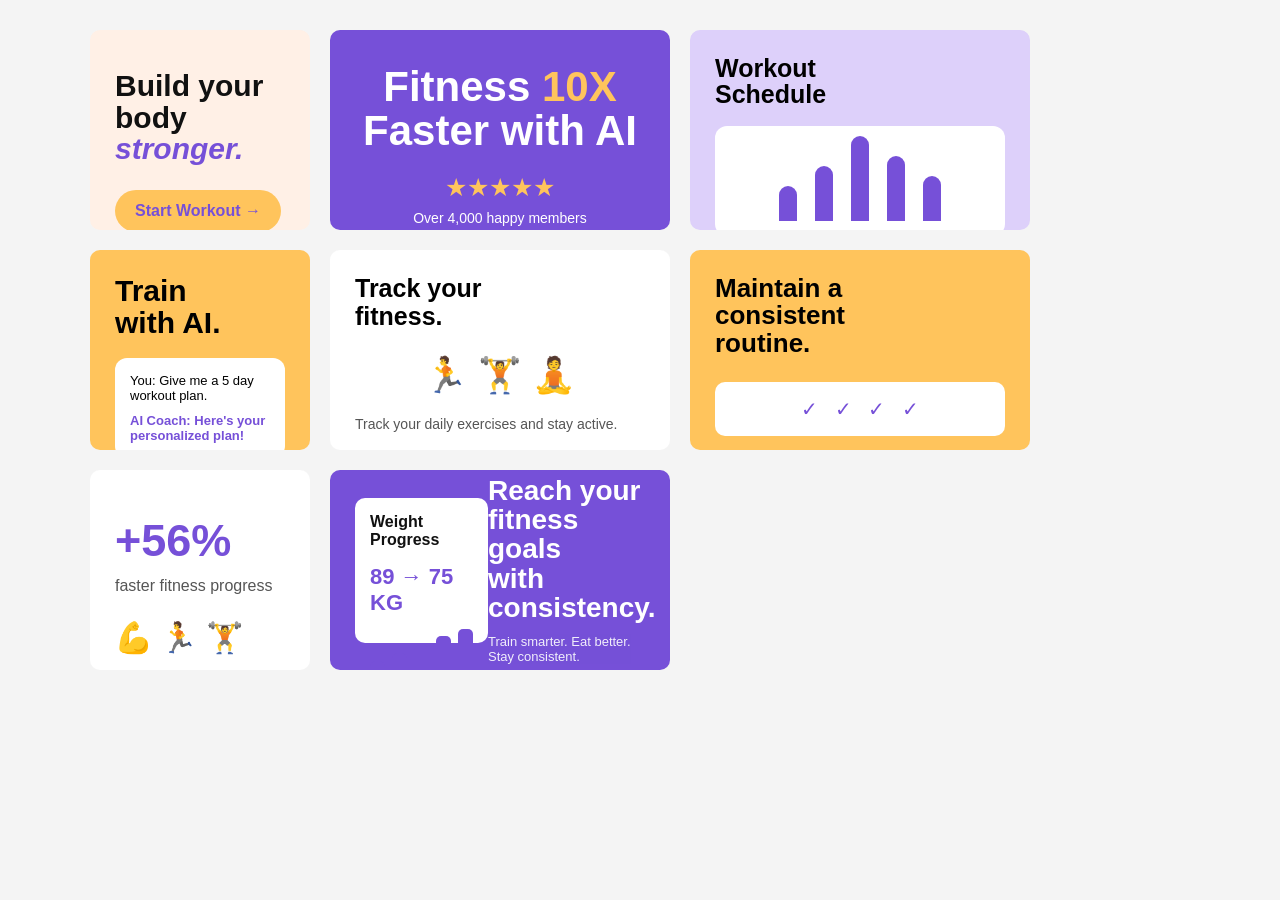
<file: index.html>
<!DOCTYPE html>
<html lang="en">

<head>
    <meta charset="UTF-8">
    <meta name="viewport" content="width=device-width, initial-scale=1.0">

    <title>FitLife - Fitness with AI</title>

    <link rel="stylesheet" href="style.css">
</head>

<body>

    <div class="container">

        <!-- LEFT TOP -->
        <div class="box box1">
            <h2>
                Build your<br>
                body<br>
                <span>stronger.</span>
            </h2>

            <a href="#" class="button">
                Start Workout →
            </a>
        </div>


        <!-- MAIN TOP -->
        <div class="box box2">

            <h1>
                Fitness <span>10X</span><br>
                Faster with AI
            </h1>

            <div class="stars">
                ★★★★★
            </div>

            <p>Over 4,000 happy members</p>

        </div>


        <!-- RIGHT TOP -->
        <div class="box box3">

            <h2>
                Workout<br>
                Schedule
            </h2>

            <div class="chart">
                <div class="bar bar1"></div>
                <div class="bar bar2"></div>
                <div class="bar bar3"></div>
                <div class="bar bar4"></div>
                <div class="bar bar5"></div>
            </div>

            <p>
                Find the best time for your workout.
            </p>

        </div>


        <!-- LEFT MIDDLE -->
        <div class="box box4">

            <h2>
                Train<br>
                with AI.
            </h2>

            <div class="message">
                <p>
                    You: Give me a 5 day workout plan.
                </p>

                <p>
                    AI Coach: Here's your personalized plan!
                </p>
            </div>

        </div>


        <!-- CENTER MIDDLE -->
        <div class="box box5">

            <h2>
                Track your<br>
                fitness.
            </h2>

            <div class="exercise">
                🏃 🏋️ 🧘
            </div>

            <p>
                Track your daily exercises and stay active.
            </p>

        </div>


        <!-- RIGHT MIDDLE -->
        <div class="box box6">

            <h2>
                Maintain a<br>
                consistent<br>
                routine.
            </h2>

            <div class="days">
                ✓ &nbsp; ✓ &nbsp; ✓ &nbsp; ✓
            </div>

        </div>


        <!-- BOTTOM LEFT -->
        <div class="box box7">

            <h1>+56%</h1>

            <p>
                faster fitness progress
            </p>

            <div class="people">
                💪 🏃 🏋️
            </div>

        </div>


        <!-- BOTTOM RIGHT -->
        <div class="box box8">

            <div class="weight">

                <h3>Weight Progress</h3>

                <h2>
                    89 → 75 KG
                </h2>

                <div class="small-bars">
                    <div></div>
                    <div></div>
                    <div></div>
                    <div></div>
                    <div></div>
                </div>

            </div>


            <div class="goal">

                <h2>
                    Reach your<br>
                    fitness goals<br>
                    with consistency.
                </h2>

                <p>
                    Train smarter. Eat better. Stay consistent.
                </p>

            </div>

        </div>

    </div>

</body>
</html>
</file>
<file: style.css>
* {
    box-sizing: border-box;
    margin: 0;
    padding: 0;
}

body {
    font-family: Arial, Helvetica, sans-serif;
    background-color: #f4f4f4;

    /* Allow horizontal scrolling on phone */
    overflow-x: auto;
    overflow-y: auto;
}


/* MAIN CONTAINER */

.container {
    width: 1100px;
    min-width: 1100px;

    margin: 30px auto;

    display: grid;

    grid-template-columns: 220px 340px 340px;

    grid-template-rows:
        200px
        200px
        200px;

    gap: 20px;
}


/* COMMON BOX */

.box {
    padding: 25px;
    border-radius: 10px;
    overflow: hidden;
}


/* LEFT TOP */

.box1 {
    background-color: #fff0e6;
}

.box1 h2 {
    font-size: 30px;
    line-height: 1.05;
    color: #111;
    margin-top: 15px;
}

.box1 span {
    color: #7650d8;
    font-style: italic;
}

.button {
    display: inline-block;

    margin-top: 25px;

    background-color: #ffc45c;
    color: #7650d8;

    padding: 12px 20px;

    border-radius: 25px;

    font-weight: bold;

    text-decoration: none;
}


/* MAIN TOP */

.box2 {
    background-color: #7650d8;
    color: white;

    text-align: center;

    padding-top: 35px;
}

.box2 h1 {
    font-size: 42px;
    line-height: 1.05;
}

.box2 h1 span {
    color: #ffc45c;
}

.stars {
    color: #ffc45c;

    font-size: 25px;

    margin-top: 20px;
}

.box2 p {
    margin-top: 8px;
    font-size: 14px;
}


/* RIGHT TOP */

.box3 {
    background-color: #ddd0fa;
}

.box3 h2 {
    font-size: 25px;
    line-height: 1.05;
}

.chart {
    background-color: white;

    height: 110px;

    margin-top: 18px;

    border-radius: 12px;

    padding: 15px;

    display: flex;

    align-items: end;

    justify-content: center;

    gap: 18px;
}

.bar {
    width: 18px;

    background-color: #7650d8;

    border-radius: 10px 10px 0 0;
}

.bar1 {
    height: 35px;
}

.bar2 {
    height: 55px;
}

.bar3 {
    height: 85px;
}

.bar4 {
    height: 65px;
}

.bar5 {
    height: 45px;
}

.box3 p {
    font-size: 13px;
    margin-top: 15px;
}


/* LEFT MIDDLE */

.box4 {
    background-color: #ffc45c;
}

.box4 h2 {
    font-size: 30px;
    line-height: 1.05;
}

.message {
    background-color: white;

    border-radius: 12px;

    padding: 15px;

    margin-top: 20px;

    font-size: 13px;
}

.message p {
    margin-bottom: 10px;
}

.message p:last-child {
    margin-bottom: 0;

    color: #7650d8;

    font-weight: bold;
}


/* CENTER MIDDLE */

.box5 {
    background-color: white;
}

.box5 h2 {
    font-size: 25px;
    line-height: 1.1;
}

.exercise {
    margin-top: 25px;

    display: flex;

    justify-content: space-around;

    font-size: 35px;
}

.box5 p {
    margin-top: 20px;

    font-size: 14px;

    color: #555;
}


/* RIGHT MIDDLE */

.box6 {
    background-color: #ffc45c;
}

.box6 h2 {
    font-size: 26px;
    line-height: 1.05;
}

.days {
    background-color: white;

    margin-top: 25px;

    padding: 15px;

    border-radius: 10px;

    color: #7650d8;

    font-size: 20px;

    text-align: center;
}


/* BOTTOM LEFT */

.box7 {
    background-color: white;
}

.box7 h1 {
    font-size: 45px;

    color: #7650d8;

    margin-top: 20px;
}

.box7 p {
    color: #555;

    margin-top: 10px;
}

.people {
    font-size: 30px;

    margin-top: 25px;
}


/* BOTTOM RIGHT */

.box8 {
    background-color: #7650d8;

    color: white;

    display: flex;

    align-items: center;

    justify-content: space-between;

    padding: 25px;
}


/* WEIGHT CARD */

.weight {
    background-color: white;

    color: #111;

    width: 150px;

    height: 145px;

    border-radius: 10px;

    padding: 15px;
}

.weight h3 {
    font-size: 16px;
}

.weight h2 {
    color: #7650d8;

    margin-top: 15px;

    font-size: 22px;
}


/* SMALL GRAPH */

.small-bars {
    height: 55px;

    display: flex;

    align-items: end;

    gap: 7px;

    margin-top: 10px;
}

.small-bars div {
    width: 15px;

    background-color: #7650d8;

    border-radius: 5px 5px 0 0;
}

.small-bars div:nth-child(1) {
    height: 20px;
}

.small-bars div:nth-child(2) {
    height: 28px;
}

.small-bars div:nth-child(3) {
    height: 36px;
}

.small-bars div:nth-child(4) {
    height: 45px;
}

.small-bars div:nth-child(5) {
    height: 52px;
}


/* GOAL */

.goal {
    width: 180px;
}

.goal h2 {
    font-size: 28px;

    line-height: 1.05;
}

.goal p {
    margin-top: 12px;

    font-size: 13px;

    opacity: 0.9;
}
</file>
